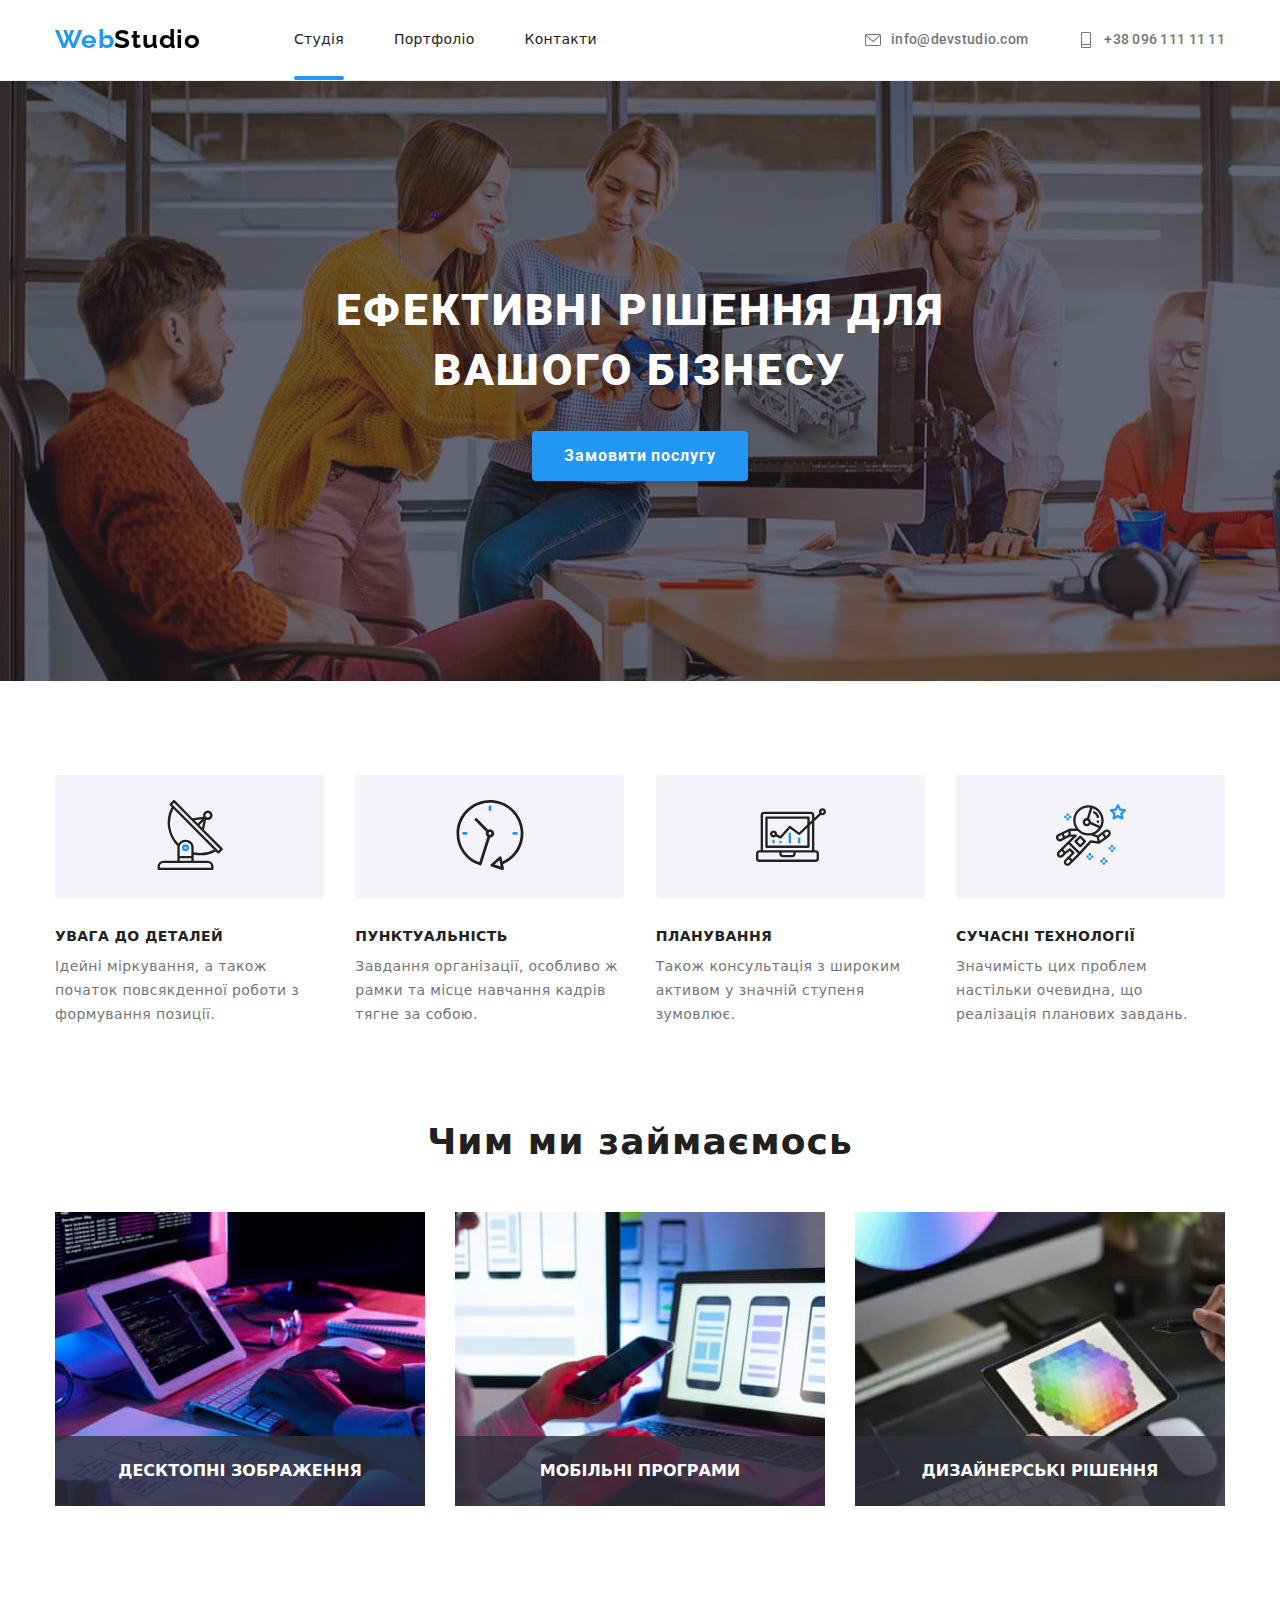
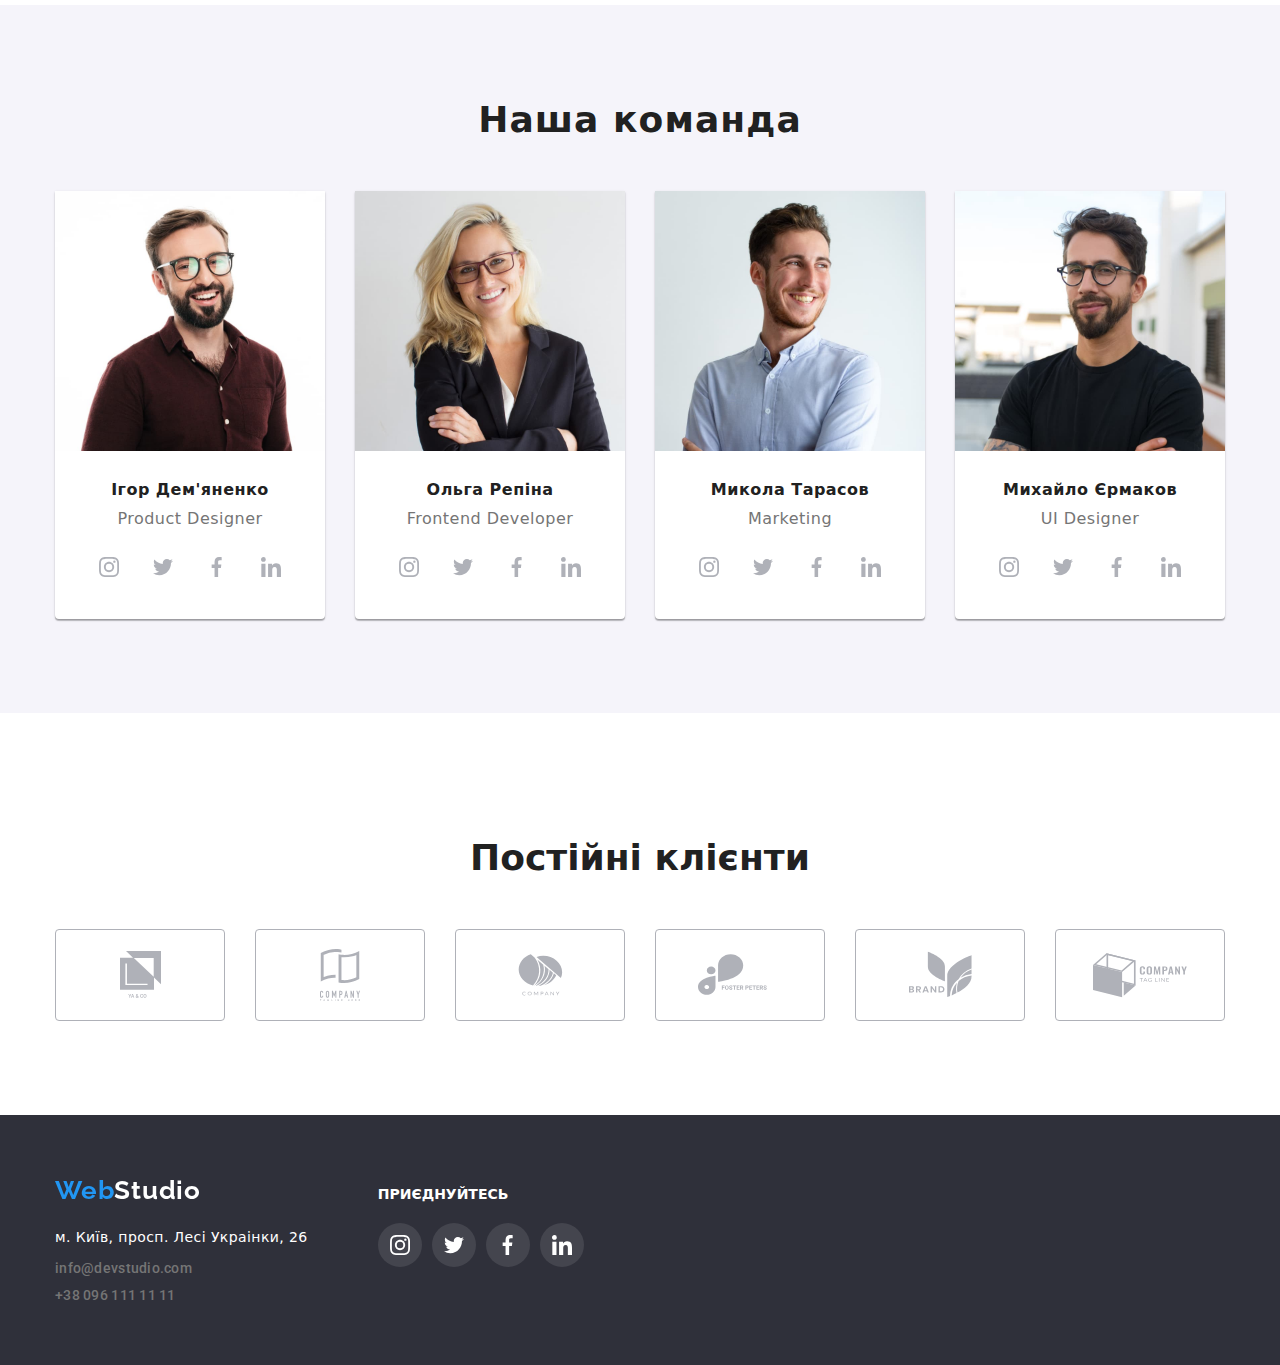
<file: index.html>
<!DOCTYPE html>
<html lang="uk">

<head>
  <meta charset="UTF-8" />
  <meta http-equiv="X-UA-Compatible" content="IE=edge" />
  <meta name="viewport" content="width=device-width, initial-scale=1.0" />
  <link href="css/style.css" rel="stylesheet" type="text/css" />
  <link href="css/modern-normalize.css" rel="stylesheet" type="text/css" />
  <link href="https://fonts.googleapis.com/css2?family=Raleway:wght@700&family=Roboto:wght@400;500;700;900&display=swap"
    rel="stylesheet" />
  <title>WebStudio</title>
</head>

<body>
  <header>
    <div class="container">
      <div class="sub-container">
        <a href="index.html" class="logo-header">WebStudio</a>

        <nav>
          <ul class="nav-menu">
            <li class="link-menu">
              <div class="nav-active">
                <a href="index.html" class="navigation activ-menu">Студія </a>
              </div>
            </li>
            <li class="link-menu">
              <a href="portfolio.html" class="navigation"> Портфоліо </a>
            </li>
            <li class="link-menu">
              <a href="#" class="navigation"> Контакти </a>
            </li>
          </ul>
        </nav>

        <ul class="navigation-contact">
          <li class="link-contacts">
            <a href="mailto:info@devstudio.com" class="nav-contacts connect-nav">
              <svg class="icon" width="16" height="16">
                <use href="./img/icons.svg#mail"></use>
              </svg>
              info@devstudio.com</a>
          </li>
          <li class="link-contacts">
            <a href="tel:+380961111111" class="nav-contacts connect-nav">
              <svg class="icon" width="16" height="16">
                <use href="./img/icons.svg#tel"></use>
              </svg>
              +38 096 111 11 11</a>
          </li>
        </ul>
      </div>
    </div>
  </header>
  <main>

    <section class="order">
      <div class="order-div">
        <h1 class="order-h1">Ефективні рішення для вашого бізнесу</h1>

        <button type="button" class="order-button" data-modal-open>Замовити послугу</button>
      </div>
    </section>

    <section class="details">
      <div class="container">
        <h2 class="displaynone">Увага до деталей</h2>
        <ul class="details-list">
          <li class="details-item">
            <div class="icon-features">
              <svg width="70" height="70">
                <use href="./img/icons.svg#group"></use>
              </svg>
            </div>
            <h3 class="details-title">Увага до деталей</h3>
            <p class="details-text">
              Ідейні міркування, а також початок повсякденної роботи з
              формування позиції.
            </p>
          </li>
          <li class="details-item">
            <div class="icon-features">
              <svg width="70" height="70">
                <use href="./img/icons.svg#clock"></use>
              </svg>
            </div>
            <h3 class="details-title">Пунктуальність</h3>
            <p class="details-text">
              Завдання організації, особливо ж рамки та місце навчання
              кадрів тягне за собою.
            </p>
          </li>
          <li class="details-item">
            <div class="icon-features">
              <svg width="70" height="70">
                <use href="./img/icons.svg#diagram"></use>
              </svg>
            </div>
            <h3 class="details-title">Планування</h3>
            <p class="details-text">
              Також консультація з широким активом у значній
              ступеня зумовлює.
            </p>
          </li>
          <li class="details-item">
            <div class="icon-features">
              <svg width="70" height="70">
                <use href="./img/icons.svg#astronaut"></use>
              </svg>
            </div>
            <h3 class="details-title">Сучасні технології</h3>
            <p class="details-text">
              Значимість цих проблем настільки очевидна, що реалізація
              планових завдань.
            </p>
          </li>
        </ul>
      </div>
    </section>

    <section class="what-we-do">
      <div class="container">
        <h2 class="what-we-do-title">Чим ми займаємось</h2>
        <ul class="what-we-do-img">
          <li class="what-we-do-item">
            <img class="img-block" src="img/keyboard.jpg" alt="Друкує на клавиатурі" width="370" />
            <p class="img-title">Десктопні зображення</p>
          </li>
          <li class="what-we-do-item">
            <img class="img-block" src="img/phone.jpg" alt="Телефон в руці" width="370" />
            <p class="img-title">Мобільні програми</p>
          </li>
          <li class="what-we-do-item">
            <img class="img-block" src="img/tablet.jpg" alt="Планшет в руці" width="370" />
            <p class="img-title">Дизайнерські рішення</p>
          </li>
        </ul>
      </div>
    </section>

    <section class="team">
      <div class="container">
        <h2 class="team-title">Наша команда</h2>
        <ul class="team-card">
          <li class="team-item">
            <img src="img/igor.jpg" alt="Ігор Дем'яненко" width="270" height="260" />
            <div class="team-block">
              <h3 class="team-name">Ігор Дем'яненко</h3>
              <p class="team-text">Product Designer</p>
              <ul class="list icon-flex">
                <li>
                  <a class="icon-team" href="">
                    <svg class="icon-soc" width="20" height="20">
                      <use href="./img/icons.svg#instagram"></use>
                    </svg>
                  </a>
                </li>
                <li>
                  <a class="icon-team" href="">
                    <svg class="icon-soc" width="20" height="20">
                      <use href="./img/icons.svg#twiter"></use>
                    </svg>
                  </a>
                </li>
                <li>
                  <a class="icon-team" href="">
                    <svg class="icon-soc" width="20" height="20">
                      <use href="./img/icons.svg#facebook"></use>
                    </svg>
                  </a>
                </li>
                <li>
                  <a class="icon-team" href="">
                    <svg class="icon-soc" width="20" height="20">
                      <use href="./img/icons.svg#linkedin"></use>
                    </svg>
                  </a>
                </li>
              </ul>
            </div>
          </li>

          <li class="team-item">
            <img src="img/olga.jpg" alt="Ольга Репіна" width="270" height="260" />
            <div class="team-block">
              <h3 class="team-name">Ольга Репіна</h3>
              <p class="team-text">Frontend Developer</p>
              <ul class="list icon-flex">
                <li>
                  <a class="icon-team" href="">
                    <svg class="icon-soc" width="20" height="20">
                      <use href="./img/icons.svg#instagram"></use>
                    </svg>
                  </a>
                </li>
                <li>
                  <a class="icon-team" href="">
                    <svg class="icon-soc" width="20" height="20">
                      <use href="./img/icons.svg#twiter"></use>
                    </svg>
                  </a>
                </li>
                <li>
                  <a class="icon-team" href="">
                    <svg class="icon-soc" width="20" height="20">
                      <use href="./img/icons.svg#facebook"></use>
                    </svg>
                  </a>
                </li>
                <li>
                  <a class="icon-team" href="">
                    <svg class="icon-soc" width="20" height="20">
                      <use href="./img/icons.svg#linkedin"></use>
                    </svg>
                  </a>
                </li>
              </ul>
            </div>
          </li>

          <li class="team-item">
            <img src="img/mikola.jpg" alt="Микола Тарасов" width="270" height="260" />
            <div class="team-block">
              <h3 class="team-name">Микола Тарасов</h3>
              <p class="team-text">Marketing</p>
              <ul class="list icon-flex">
                <li>
                  <a class="icon-team" href="">
                    <svg class="icon-soc" width="20" height="20">
                      <use href="./img/icons.svg#instagram"></use>
                    </svg>
                  </a>
                </li>
                <li>
                  <a class="icon-team" href="">
                    <svg class="icon-soc" width="20" height="20">
                      <use href="./img/icons.svg#twiter"></use>
                    </svg>
                  </a>
                </li>
                <li>
                  <a class="icon-team" href="">
                    <svg class="icon-soc" width="20" height="20">
                      <use href="./img/icons.svg#facebook"></use>
                    </svg>
                  </a>
                </li>
                <li>
                  <a class="icon-team" href="">
                    <svg class="icon-soc" width="20" height="20">
                      <use href="./img/icons.svg#linkedin"></use>
                    </svg>
                  </a>
                </li>
              </ul>
            </div>
          </li>
          <li class="team-item">
            <img src="img/mihaylo.jpg" alt="Михайло Єрмаков" width="270" height="260" />
            <div class="team-block">
              <h3 class="team-name">Михайло Єрмаков</h3>
              <p class="team-text">UI Designer</p>
              <ul class="list icon-flex">
                <li>
                  <a class="icon-team" href="">
                    <svg class="icon-soc" width="20" height="20">
                      <use href="./img/icons.svg#instagram"></use>
                    </svg>
                  </a>
                </li>
                <li>
                  <a class="icon-team" href="">
                    <svg class="icon-soc" width="20" height="20">
                      <use href="./img/icons.svg#twiter"></use>
                    </svg>
                  </a>
                </li>
                <li>
                  <a class="icon-team" href="">
                    <svg class="icon-soc" width="20" height="20">
                      <use href="./img/icons.svg#facebook"></use>
                    </svg>
                  </a>
                </li>
                <li>
                  <a class="icon-team" href="">
                    <svg class="icon-soc" width="20" height="20">
                      <use href="./img/icons.svg#linkedin"></use>
                    </svg>
                  </a>
                </li>
              </ul>
            </div>
          </li>
        </ul>
      </div>
    </section>
    <section class="clients">
      <div class="container">
        <h2 class="sect">Постійні клієнти</h2>
        <ul class="list icon-flex">
          <li>
            <a class="list clients-box" href="">
              <svg class="icon-client" width="47" height="47">
                <use href="./img/icons.svg#yaco"></use>
              </svg>
            </a>
          </li>
          <li>
            <a class="clients-box" href="">
              <svg class="icon-client" width="52" height="52">
                <use href="./img/icons.svg#taglinehere"></use>
              </svg>
            </a>
          </li>
          <li>
            <a class="clients-box" href="">
              <svg class="icon-client" width="45" height="45">
                <use href="./img/icons.svg#company"></use>
              </svg>
            </a>
          </li>
          <li>
            <a class="clients-box" href="">
              <svg class="icon-client" width="85" height="85">
                <use href="./img/icons.svg#foster"></use>
              </svg>
            </a>
          </li>
          <li>
            <a class="clients-box" href="">
              <svg class="icon-client" width="63" height="63">
                <use href="./img/icons.svg#brand"></use>
              </svg>
            </a>
          </li>
          <li>
            <a class="clients-box" href="">
              <svg class="icon-client" width="94" height="94">
                <use href="./img/icons.svg#tagline"></use>
              </svg>
            </a>
          </li>
        </ul>
      </div>
    </section>
  </main>

  <footer>
    <div class="footer-div">
      <div class="container">
        <div class="box">
          <div class="footer-box">
            <a href="#" class="logo-footer">WebStudio</a>
            <address>
              <ul class="footer-contacts">
                <li class="footer-list">
                  <a href="https://goo.gl/maps/ZHvqtMLKhy8qMB8BA" class="location">м. Київ, просп. Лесі Украінки, 26</a>
                </li>
                <li class="footer-list">
                  <a href="mailto:info@devstudio.com" class="nav-contacts">info@devstudio.com</a>
                </li>
                <li class="footer-list">
                  <a href="tel:+380961111111" class="nav-contacts">+38 096 111 11 11</a>
                </li>
              </ul>
            </address>
          </div>
          <div class="footer-box">
            <h2 class="join">ПРИЄДНУЙТЕСЬ</h2>
            <ul class="list icon-join-flex">
              <li class="item">
                <a class="icon-team" href="">
                  <svg class="icon-join" width="20" height="20">
                    <use href="./img/icons.svg#instagram"></use>
                  </svg>
                </a>
              </li>
              <li class="item">
                <a class="icon-team" href="">
                  <svg class="icon-join" width="20" height="20">
                    <use href="./img/icons.svg#twiter"></use>
                  </svg>
                </a>
              </li>
              <li class="item">
                <a class="icon-team" href="">
                  <svg class="icon-join" width="20" height="20">
                    <use href="./img/icons.svg#facebook"></use>
                  </svg>
                </a>
              </li>
              <li class="item">
                <a class="icon-team" href="">
                  <svg class="icon-join" width="20" height="20">
                    <use href="./img/icons.svg#linkedin"></use>
                  </svg>
                </a>
              </li>
            </ul>
          </div>
        </div>
      </div>
    </div>
  </footer>
  <div class="backdrop is-hidden" data-modal>
    <div class="modal">
      <button class="btn-close" type="button" data-modal-close>
        <svg class="icon-close" width="18" height="18">
          <use href="./img/icons.svg#close"></use>
        </svg>
      </button>
    </div>
  </div>
  <script src="./js/modal.js"></script>
</body>

</html>
</file>
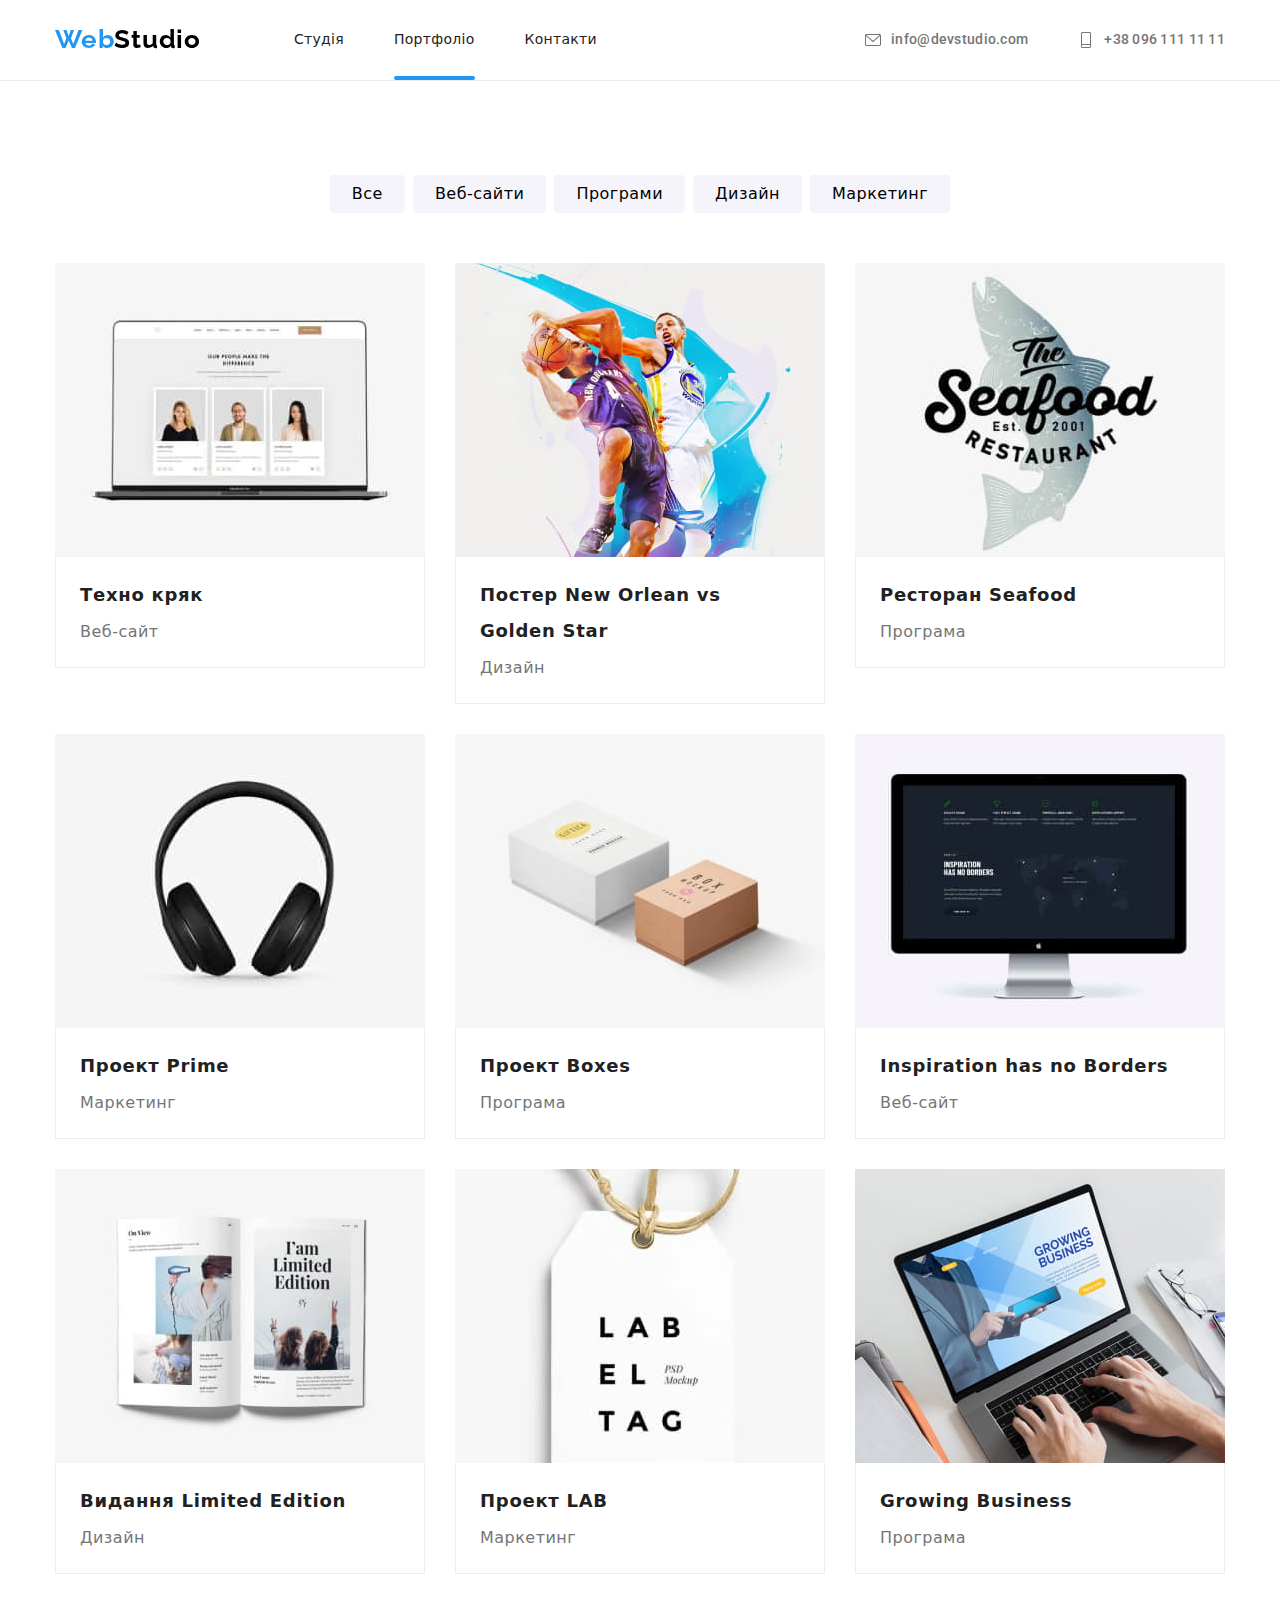
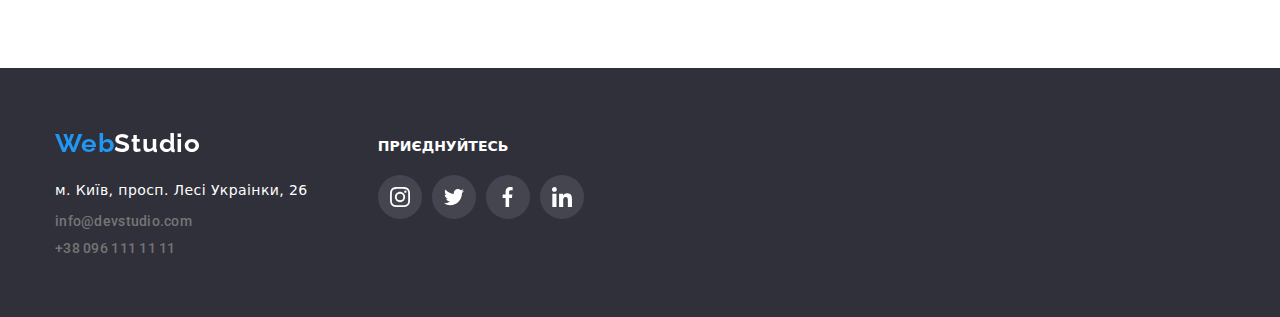
<file: portfolio.html>
<!DOCTYPE html>
<html lang="uk">

<head>
  <meta charset="UTF-8" />
  <meta http-equiv="X-UA-Compatible" content="IE=edge" />
  <meta name="viewport" content="width=device-width, initial-scale=1.0" />
  <link href="css/style.css" rel="stylesheet" type="text/css" />
  <link href="css/modern-normalize.css" rel="stylesheet" type="text/css" />
  <link href="https://fonts.googleapis.com/css2?family=Raleway:wght@700&family=Roboto:wght@400;500;700;900&display=swap"
    rel="stylesheet" />
  <title>WebStudio</title>
</head>

<body>
  <header>
    <div class="container">
      <div class="sub-container">
        <a href="index.html" class="logo-header">WebStudio</a>

        <nav>
          <ul class="nav-menu">
            <li class="link-menu">
              <a href="index.html" class="navigation">Студія </a>
            </li>
            <li class="link-menu">
              <div class="nav-active">
                <a href="portfolio.html" class="navigation activ-menu"> Портфоліо </a>
              </div>
            </li>
            <li class="link-menu">
              <a href="index.html" class="navigation"> Контакти </a>
            </li>
          </ul>
        </nav>

        <ul class="navigation-contact">
          <li class="link-contacts">
            <a href="mailto:info@devstudio.com" class="nav-contacts connect-nav">
              <svg class="icon" width="16" height="16">
                <use href="./img/icons.svg#mail"></use>
              </svg>
              info@devstudio.com</a>
          </li>
          <li class="link-contacts">
            <a href="tel:+380961111111" class="nav-contacts connect-nav">
              <svg class="icon" width="16" height="16">
                <use href="./img/icons.svg#tel"></use>
              </svg>
              +38 096 111 11 11</a>
          </li>
        </ul>
      </div>
    </div>
  </header>

  <main>

    <section class="buttons">
      <div class="container">
        <h2 class="displaynone">Кнопки</h2>
        <ul class="button-items">
          <li class="list-button">
            <button type="button" class="button">Все</button>
          </li>
          <li class="list-button">
            <button type="button" class="button">Веб-сайти</button>
          </li>
          <li class="list-button">
            <button type="button" class="button">Програми</button>
          </li>
          <li class="list-button">
            <button type="button" class="button">Дизайн</button>
          </li>
          <li class="list-button">
            <button type="button" class="button">Маркетинг</button>
          </li>
        </ul>
      </div>
    </section>

    <section class="shop">
      <div class="container">
        <h2 class="displaynone">Товар</h2>
        <ul class="shop-list portf-cont">
          <li class="shop-item">
            <div class="item-shadow">
              <div class="item-overlay">
                <img class="port-list" src="img/laptop.jpg" alt="Ігор Дем'яненко" width="370" />
                <p class="title-overlay">
                  Технокряк це сучасний майданчик поширення
                  коронавірусу. Компанії використовують цю платформу для
                  цифрового шпигунства та атак на захищені сервери
                  конкурентів.
                </p>
              </div>
              <div class="shop-block">
                <h3 class="shop-name">Техно кряк</h3>
                <p class="shop-text">Веб-сайт</p>
              </div>
            </div>
          </li>

          <li class="shop-item">
            <div class="item-shadow">
              <div class="item-overlay">
                <img class="port-list" src="img/basketball.jpg" alt="Ольга Репіна" width="370" />
                <p class="title-overlay">
                  Технокряк це сучасний майданчик поширення
                  коронавірусу. Компанії використовують цю платформу для
                  цифрового шпигунства та атак на захищені сервери
                  конкурентів.
                </p>
              </div>
              <div class="shop-block">
                <h3 class="shop-name">Постер New Orlean vs Golden Star</h3>
                <p class="shop-text">Дизайн</p>
              </div>
            </div>
          </li>

          <li class="shop-item">
            <div class="item-shadow">
              <div class="item-overlay">
                <img class="port-list" src="img/seafood.jpg" alt="Микола Тарасов" width="370" />
                <p class="title-overlay">
                  Технокряк це сучасний майданчик поширення
                  коронавірусу. Компанії використовують цю платформу для
                  цифрового шпигунства та атак на захищені сервери
                  конкурентів.
                </p>
              </div>
              <div class="shop-block">
                <h3 class="shop-name">Ресторан Seafood</h3>
                <p class="shop-text">Програма</p>
              </div>
            </div>
          </li>
          <li class="shop-item">
            <div class="item-shadow">
              <div class="item-overlay">
                <img class="port-list" src="img/headphones.jpg" alt="Михайло Єрмаков" width="370" />
                <p class="title-overlay">
                  Технокряк це сучасний майданчик поширення
                  коронавірусу. Компанії використовують цю платформу для
                  цифрового шпигунства та атак на захищені сервери
                  конкурентів.
                </p>
              </div>
              <div class="shop-block">
                <h3 class="shop-name">Проект Prime</h3>
                <p class="shop-text">Маркетинг</p>
              </div>
            </div>
          </li>
          <li class="shop-item">
            <div class="item-shadow">
              <div class="item-overlay">
                <img class="port-list" src="img/boxes.jpg" alt="Ігор Дем'яненко" width="370" />
                <p class="title-overlay">
                  Технокряк це сучасний майданчик поширення
                  коронавірусу. Компанії використовують цю платформу для
                  цифрового шпигунства та атак на захищені сервери
                  конкурентів.
                </p>
              </div>
              <div class="shop-block">
                <h3 class="shop-name">Проект Boxes</h3>
                <p class="shop-text">Програма</p>
              </div>
            </div>
          </li>

          <li class="shop-item">
            <div class="item-shadow">
              <div class="item-overlay">
                <img class="port-list" src="img/monitor.jpg" alt="Ольга Репіна" width="370" />
                <p class="title-overlay">
                  Технокряк це сучасний майданчик поширення
                  коронавірусу. Компанії використовують цю платформу для
                  цифрового шпигунства та атак на захищені сервери
                  конкурентів.
                </p>
              </div>
              <div class="shop-block">
                <h3 class="shop-name">Inspiration has no Borders</h3>
                <p class="shop-text">Веб-сайт</p>
              </div>
            </div>
          </li>

          <li class="shop-item">
            <div class="item-shadow">
              <div class="item-overlay">
                <img class="port-list" src="img/book.jpg" alt="Микола Тарасов" width="370" />
                <p class="title-overlay">
                  Технокряк це сучасний майданчик поширення
                  коронавірусу. Компанії використовують цю платформу для
                  цифрового шпигунства та атак на захищені сервери
                  конкурентів.
                </p>
              </div>
              <div class="shop-block">
                <h3 class="shop-name">Видання Limited Edition</h3>
                <p class="shop-text">Дизайн</p>
              </div>
            </div>
          </li>
          <li class="shop-item">
            <div class="item-shadow">
              <div class="item-overlay">
                <img class="port-list" src="img/labeltag.jpg" alt="Михайло Єрмаков" width="370" />
                <p class="title-overlay">
                  Технокряк це сучасний майданчик поширення
                  коронавірусу. Компанії використовують цю платформу для
                  цифрового шпигунства та атак на захищені сервери
                  конкурентів.
                </p>
              </div>
              <div class="shop-block">
                <h3 class="shop-name">Проект LAB</h3>
                <p class="shop-text">Маркетинг</p>
              </div>
            </div>
          </li>
          <li class="shop-item">
            <div class="item-shadow">
              <div class="item-overlay">
                <img class="port-list" src="img/workingwithlaptop.jpg" alt="Михайло Єрмаков" width="370" />
                <p class="title-overlay">
                  Технокряк це сучасний майданчик поширення
                  коронавірусу. Компанії використовують цю платформу для
                  цифрового шпигунства та атак на захищені сервери
                  конкурентів.
                </p>
              </div>
              <div class="shop-block">
                <h3 class="shop-name">Growing Business</h3>
                <p class="shop-text">Програма</p>
              </div>
            </div>
          </li>
        </ul>
      </div>
    </section>
  </main>

  <footer>
    <div class="footer-div">
      <div class="container">
        <div class="box">
          <div class="footer-box">
            <a href="#" class="logo-footer">WebStudio</a>
            <address>
              <ul class="footer-contacts">
                <li class="footer-list">
                  <a href="https://goo.gl/maps/ZHvqtMLKhy8qMB8BA" class="location">м. Київ, просп. Лесі Украінки, 26</a>
                </li>
                <li class="footer-list">
                  <a href="mailto:info@devstudio.com" class="nav-contacts">info@devstudio.com</a>
                </li>
                <li class="footer-list">
                  <a href="tel:+380961111111" class="nav-contacts">+38 096 111 11 11</a>
                </li>
              </ul>
            </address>
          </div>
          <div class="footer-box">
            <h2 class="join">ПРИЄДНУЙТЕСЬ</h2>
            <ul class="list icon-join-flex">
              <li class="item">
                <a class="icon-team" href="">
                  <svg class="icon-join" width="20" height="20">
                    <use href="./img/icons.svg#instagram"></use>
                  </svg>
                </a>
              </li>
              <li class="item">
                <a class="icon-team" href="">
                  <svg class="icon-join" width="20" height="20">
                    <use href="./img/icons.svg#twiter"></use>
                  </svg>
                </a>
              </li>
              <li class="item">
                <a class="icon-team" href="">
                  <svg class="icon-join" width="20" height="20">
                    <use href="./img/icons.svg#facebook"></use>
                  </svg>
                </a>
              </li>
              <li class="item">
                <a class="icon-team" href="">
                  <svg class="icon-join" width="20" height="20">
                    <use href="./img/icons.svg#linkedin"></use>
                  </svg>
                </a>
              </li>
            </ul>
          </div>
        </div>
      </div>
    </div>
  </footer>
</body>

</html>
</file>
<file: css/style.css>
:root {
  --black-color: #212121;
  --blackColor: #000000;
  --blue-color: #2196f3;
  --white-color: #ffffff;
  --whiteColor: #f5f4fa;
  --border: #ececec;
  --border-shop: #eeeeee;
  --grey-color: #757575;
  --greyColor: #2f303a;
  --icon-color: #afb1b8;
  --shadow: rgba(0, 0, 0, 0.15);
}

header {
  border-bottom: 1px solid var(--border);
}

li {
  list-style-type: none;
}

ul {
  margin: 0px;
  padding: 0px;
}

img {
  display: block;
}

body {
  font-family: "Roboto";
  font-style: normal;
  font-weight: 500;
  color: var(--black-color);
}

address {
  font-style: normal;
}

.displaynone {
  display: none;
  margin: 0px;
}

.container {
  max-width: 1200px;
  padding-left: 15px;
  padding-right: 15px;
  margin-left: auto;
  margin-right: auto;
}

.displaynone {
  display: none;
}

/*-----------------------------header-----------------------------*/
.logo-header {
  display: inline-block;
  padding: 24px 0px 25px 0px;
  font-family: "Raleway";
  font-weight: 700;
  font-size: 26px;
  line-height: 1.19;

  color: transparent;
  -webkit-background-clip: text;
  background-clip: text;
  background-image: linear-gradient(to left,
      var(--blackColor) 30% 59%,
      var(--blue-color) 60%);
  letter-spacing: 0.03em;
}

.navigation {
  display: block;
  padding: 32px 0px 32px 0px;
  font-size: 14px;
  line-height: 1.14;
  letter-spacing: 0.02em;
  color: var(--black-color);
  text-decoration: none;
  transition: color 250ms cubic-bezier(0.4, 0, 0.2, 1);
}

.nav-active {
  color: var(--blue-color);
}

.nav-active::after {
  position: absolute;
  content: '';
  display: block;
  height: 4px;
  width: 100%;
  bottom: 0;
  left: 0;
  background-color: var(--blue-color);
  border-radius: 2px;
}

.nav-active {
  position: relative;
}

.link-menu {
  margin-right: 50px;
}

.link-menu:last-child {
  margin-right: 0px;
}

.link-contacts {
  margin-right: 50px;
}

.link-contacts:last-child {
  margin-right: 0px;
}

.sub-container {
  display: flex;
}

.navigation-contact {
  margin-left: auto;
  padding: 32px 0px 32px 0px;
  display: flex;
}

.nav-menu {
  margin-left: 93px;
  display: flex;
}

.navigation:hover,
.navigation:focus {
  color: var(--blue-color);
}

.nav-contacts {
  font-size: 14px;
  line-height: 1.14;
  letter-spacing: 0.02em;
  text-decoration: none;
  font-family: "Roboto";
  color: var(--grey-color);
}

.nav-contacts:hover,
.nav-contacts:focus {
  color: var(--blue-color);
  transition: 0.3s;
}

/*-----------------------------index(main)-----------------------------*/

.order {
  background-image: linear-gradient(rgba(47, 48, 58, 0.4),
      rgba(47, 48, 58, 0.4)),
    url("../img/business.jpg");
}

.order-h1 {
  margin: 0px;
  margin-bottom: 30px;
  text-align: center;
  font-family: "Roboto";
  font-weight: 900;
  font-size: 44px;
  line-height: 1.36;

  letter-spacing: 0.06em;
  text-transform: uppercase;
  color: var(--white-color);
}

.order-button {
  font-family: "Roboto";
  padding: 10px 32px 10px 32px;
  background: var(--blue-color);
  box-shadow: 0px 4px 4px var(--shadow);
  border-radius: 4px;
  border: 0px;

  font-weight: 700;
  font-size: 16px;
  line-height: 1.87;
  cursor: pointer;

  letter-spacing: 0.06em;

  color: var(--white-color);
}

.order-div {
  text-align: center;
  max-width: 696px;
  margin: auto;
  padding: 200px 0px 200px 0px;
}

.details {
  padding-top: 94px;
}

.details-title {
  margin: 0px;
  margin-bottom: 10px;
  font-weight: 700;
  font-size: 14px;
  line-height: 1.14;
  letter-spacing: 0.03em;
  text-transform: uppercase;
}

.details-text {
  margin: 0px;
  font-weight: 400;
  font-size: 14px;
  line-height: 1.71;
  letter-spacing: 0.03em;

  color: var(--grey-color);
}

.details-list {
  display: flex;
  justify-content: space-between;
}

.details-item {
  max-width: 269px;
}

.what-we-do {
  padding-top: 94px;
  padding-bottom: 99px;
}

.what-we-do-title {
  text-align: center;
  margin: 0px;
  margin-bottom: 50px;
  font-weight: 700;
  font-size: 36px;
  line-height: 1.16;
  letter-spacing: 0.03em;
}

.what-we-do-img {
  display: flex;
  flex-wrap: wrap;
  justify-content: space-between;
}

.img-title {
  position: absolute;
  height: 70px;
  width: 100%;
  bottom: 0;
  left: 0;
  background-image: linear-gradient(rgba(47, 48, 58, 0.8),
      rgba(47, 48, 58, 0.8));
  display: flex;
  align-items: center;
  justify-content: center;
  font-weight: 700;
  line-height: 1.14;
  text-align: center;
  text-transform: uppercase;
  color: var(--white-color);
}

.img-block {
  display: block;
}

.what-we-do-img p {
  margin: 0px;
}

.what-we-do-item {
  position: relative;

}

.team {
  padding: 94px 0px 94px 0px;
  background: var(--whiteColor);
}

.team-title {
  text-align: center;
  margin: 0px;
  margin-bottom: 50px;
  font-weight: 700;
  font-size: 36px;
  line-height: 1.16;
  letter-spacing: 0.03em;
}

.team-name {
  margin: 0px;
  margin-bottom: 10px;
  font-size: 16px;
  line-height: 1.18;
  letter-spacing: 0.03em;
}

.team-text {
  margin: 0px;
  margin-bottom: 16px;
  font-weight: 400;
  font-size: 16px;
  line-height: 1.18;
  letter-spacing: 0.03em;
  color: var(--grey-color);
}

.team-block {
  padding: 30px 32px;
  text-align: center;
}

.team-item {
  margin-right: 30px;
  background: var(--white-color);
  box-shadow: 0px 1px 3px rgba(0, 0, 0, 0.12), 0px 1px 1px rgba(0, 0, 0, 0.14),
    0px 2px 1px rgba(0, 0, 0, 0.2);
  border-radius: 0px 0px 4px 4px;
}

.team-item:last-child {
  margin-right: 0px;
}

.team-card {
  display: flex;
}

/*-----------------------------portfolio(main)-----------------------------*/


.buttons {
  padding-top: 94px;
}

.button {
  font-weight: 500;
  padding: 6px 22px 6px 22px;
  background: var(--whiteColor);
  border-radius: 4px;
  border: 0px;
  font-size: 16px;
  line-height: 1.62;
  cursor: pointer;

  text-align: center;
  letter-spacing: 0.03em;
}

.button:hover,
.button:focus {
  background: var(--blue-color);
  border-radius: 4px;
  border: 0px;
  color: var(--white-color);
  transition: 0.4s;
}

.button-items {
  display: flex;
  justify-content: center;
}

.list-button {
  margin-right: 8px;
}

.list-button:last-child {
  margin-right: 0px;
}

.shop {
  padding: 50px 0px 94px 0px;
}

.shop-name {
  margin: 0px;
  margin-bottom: 4px;
  font-weight: 700;
  font-size: 18px;
  line-height: 2;

  letter-spacing: 0.04em;
}

.shop-text {
  margin: 0px;
  font-weight: 400;
  font-size: 16px;
  line-height: 1.87;

  letter-spacing: 0.03em;

  color: var(--grey-color);
}

.shop-block {
  padding: 20px 24px 20px 24px;
  border-left: 1px solid var(--border-shop);
  border-right: 1px solid var(--border-shop);
  border-bottom: 1px solid var(--border-shop);

}

.port-list {
  display: block;
}

.shop-item:hover .item-shadow,
.shop-item:focus .item-shadow {
  box-shadow: 0px 1px 1px rgba(0, 0, 0, 0.12), 0px 4px 4px rgba(0, 0, 0, 0.06),
    1px 4px 6px rgba(0, 0, 0, 0.16);
}

.item-overlay {
  position: relative;
  overflow: hidden;
}



.title-overlay {
  position: absolute;
  height: 315px;
  width: 100%;
  top: 100%;
  left: 0;
  background-image: linear-gradient(rgba(33, 150, 243, 0.9),
      rgba(33, 150, 243, 0.9));

  display: flex;
  align-items: center;
  padding: 24px;

  font-size: 18px;
  line-height: 1.56;
  color: var(--white-color);

  transform: translateY(0);
  transition: transform 250ms cubic-bezier(0.4, 0, 0.2, 1);
}

.shop-item:hover .title-overlay,
.shop-item:focus .title-overlay {
  transform: translateY(-100%);
}

.shop-list {
  display: flex;
  flex-wrap: wrap;
  gap: 30px;
  justify-content: space-between;
}

.shop-item {
  max-width: 370px;
  display: inline-block;
  background: var(--white-color);

}

/*-----------------------------footer-----------------------------*/

.footer-div {
  padding: 60px 0px 60px 0px;
  background: var(--greyColor);
}

.logo-footer {
  display: inline-block;
  margin-bottom: 20px;
  font-family: "Raleway";
  font-weight: 700;
  font-size: 26px;
  line-height: 1.19;

  color: transparent;
  -webkit-background-clip: text;
  background-clip: text;
  background-image: linear-gradient(to left,
      var(--white-color) 30% 59%,
      var(--blue-color) 60%);
  letter-spacing: 0.03em;
}

.location {
  font-weight: 400;
  font-size: 14px;
  line-height: 1.71;
  text-decoration: none;

  letter-spacing: 0.03em;
  color: var(--white-color);
}

.footer-list {
  margin-bottom: 9px;
}

.footer-list:last-child {
  margin-bottom: 0px;
}

.location:hover,
.location:focus {
  color: var(--blue-color);
}

.icon {
  margin-right: 10px;
  fill: currentColor;
}

.connect-nav {
  display: flex;
  align-items: center;
}

.icon-features {
  background-color: #f4f3f9;
  border-radius: 4px;
  padding: 25px 100px;
  margin-bottom: 30px;
}

.list {
  margin: 0;
  padding: 0;

  list-style: none;
  text-decoration: none;
}

.icon-flex {
  display: flex;
  justify-content: space-between;
}

.icon-team {
  display: flex;
  justify-content: center;
  align-items: center;
  height: 44px;
  width: 44px;
  border-radius: 50%;
  transition: 0.3s;
}

.icon-team:hover,
.icon-team:focus {
  background-color: var(--blue-color);

}

.icon-team:hover .icon-soc,
.icon-team:focus .icon-soc {
  fill: var(--white-color);

}

.icon-soc {
  fill: var(--icon-color);

}

.clients {
  padding-top: 94px;
  padding-bottom: 94px;
}

.sect {
  margin-bottom: 50px;

  font-size: 36px;
  line-height: 1.17;
  text-align: center;
  color: var(--title-color);
}

.clients-box {
  display: flex;
  align-items: center;
  justify-content: center;
  height: 92px;
  width: 170px;
  border: 1px solid var(--icon-color);
  box-sizing: border-box;
  border-radius: 4px;
}

.clients-box:hover,
.clients-box:focus {
  border-color: var(--blue-color);
}

.icon-client {
  fill: var(--icon-color);
}

.clients-box:hover .icon-client,
.clients-box:focus .icon-client {
  fill: var(--blue-color);
  transition: 0.3s;
}

.footer-box {
  margin-right: 70px;
}

.footer-box:last-child {
  margin-right: 0px;
}

.join {
  font-size: 14px;
  line-height: 1.14;
  color: var(--white-color);
  margin-bottom: 20px;
}

.icon-join-flex {
  display: flex;
  color: var(--white-color);
}

.icon-join-flex .icon-team {
  background-color: rgba(255, 255, 255, 0.1);
  border-radius: 50%;
}

.item {
  flex-basis: calc((100% - 3 * 30px) / 3);

}

.icon-join {
  fill: var(--white-color);
}

.icon-join-flex .item:not(:last-child) {
  margin-right: 10px;
}

.item .icon-team:hover,
.item .icon-team:focus {
  background-color: var(--blue-color);
  transition: 0.3s;
}

.box {
  display: flex;
}

.backdrop {
  position: fixed;
  top: 0;
  left: 0;
  width: 100%;
  height: 100%;

  background-color: rgba(0, 0, 0, 0.2);

  opacity: 1;
  transition: opacity 250ms cubic-bezier(0.4, 0, 0.2, 1),
    visibility 250ms cubic-bezier(0.4, 0, 0.2, 1);
}

.backdrop.is-hidden {
  visibility: hidden;
  opacity: 0;
  pointer-events: none;
}

.backdrop.is-hidden .modal {
  transform: translate(-50%, -50%) scale(1.5);
}

.modal {
  position: absolute;
  top: 50%;
  left: 50%;

  min-width: 528px;
  min-height: 581px;

  background-color: var(--white-color);
  box-shadow: 0px 1px 3px rgba(0, 0, 0, 0.12), 0px 1px 1px rgba(0, 0, 0, 0.14),
    0px 2px 1px rgba(0, 0, 0, 0.2);
  border-radius: 4px;

  transform: translate(-50%, -50%) scale(1);
  transition: transform 250ms cubic-bezier(0.4, 0, 0.2, 1);
}

.btn-close {
  position: absolute;
  top: 8px;
  right: 8px;
  display: flex;
  justify-content: center;
  align-items: center;
  width: 30px;
  height: 30px;
  padding: 0;

  background-color: var(--white-color);
  border: 1px solid rgba(0, 0, 0, 0.1);
  border-radius: 50%;
  cursor: pointer;
}

.icon-close {
  fill: var(--blackColor);
}
</file>
